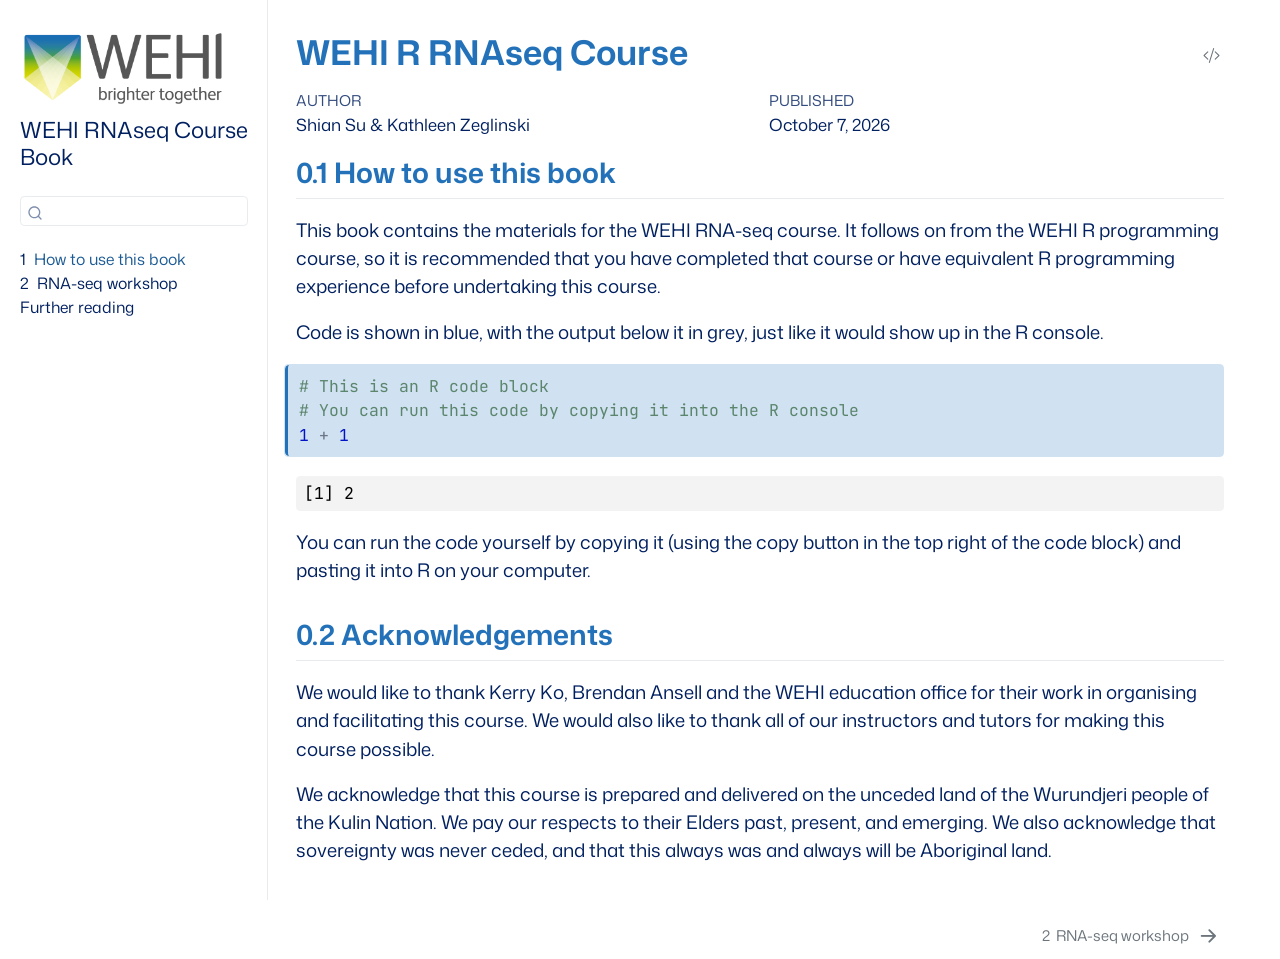
<file: index.html>
<!DOCTYPE html>
<html>
  <head>
    <meta charset="utf-8">
    <meta http-equiv="refresh" content="0; url=2026/">
    <link rel="canonical" href="2026/">
    <title>WEHI R RNAseq Course</title>
  </head>
  <body>
    <a href="2026/">WEHI R RNAseq Course 2026</a>
  </body>
</html>
</file>
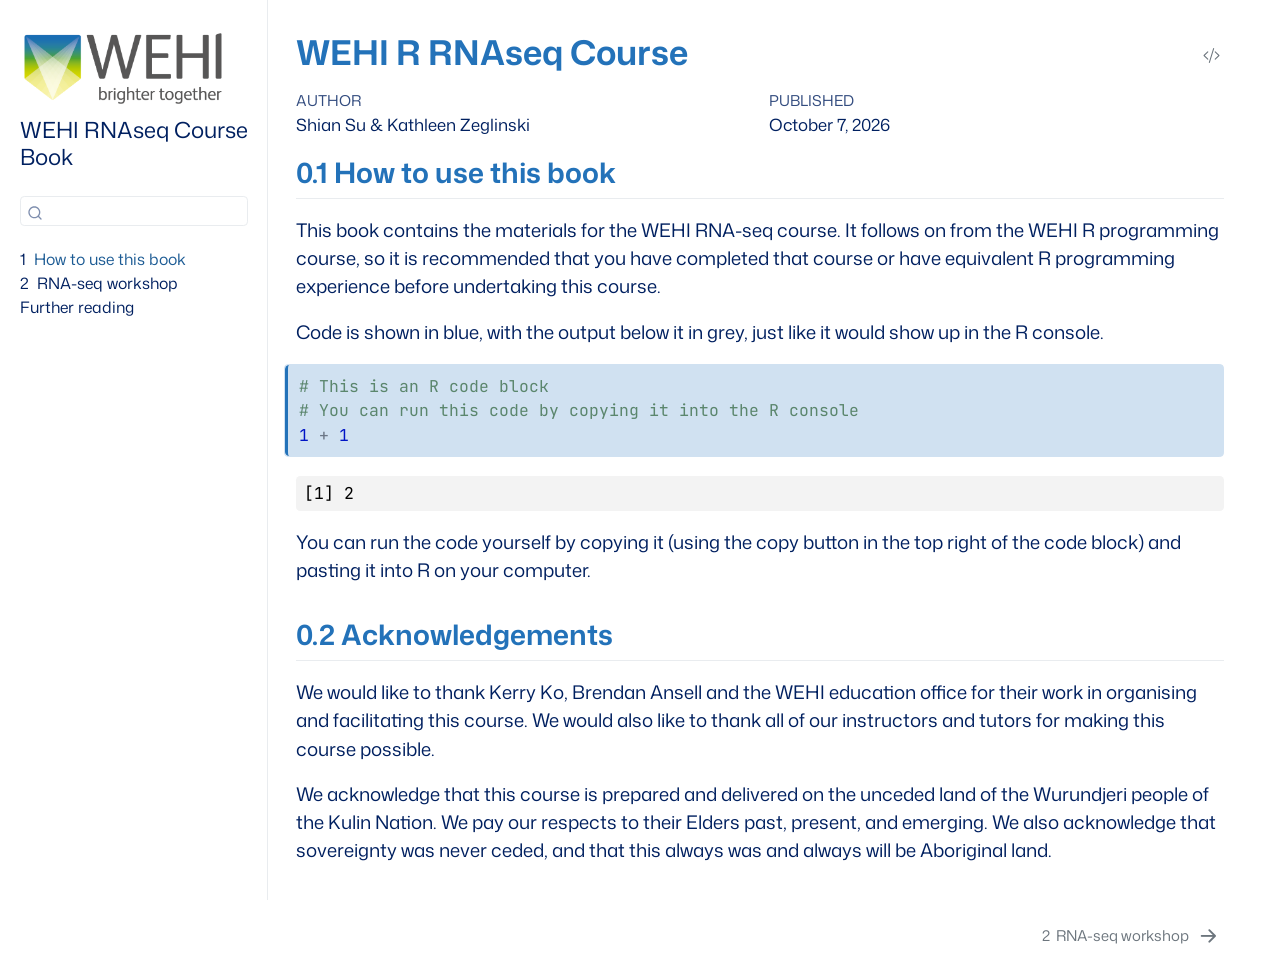
<file: 2026/index.html>
<!DOCTYPE html>
<html xmlns="http://www.w3.org/1999/xhtml" lang="en" xml:lang="en"><head>

<meta charset="utf-8">
<meta name="generator" content="quarto-1.10.19">

<meta name="viewport" content="width=device-width, initial-scale=1.0, user-scalable=yes">

<meta name="author" content="Shian Su &amp; Kathleen Zeglinski">
<meta name="dcterms.date" content="2026-10-07">

<title>WEHI R RNAseq Course</title>
<style>
/* Default styles provided by pandoc.
** See https://pandoc.org/MANUAL.html#variables-for-html for config info.
*/
span.smallcaps{font-variant: small-caps;}
div.columns{display: flex; gap: 1.5em;}
div.column{flex: auto;}
@media screen {
div.columns{gap: min(4vw, 1.5em);}
div.column{overflow-x: auto;}
}
div.hanging-indent{margin-left: 1.5em; text-indent: -1.5em;}
ul.task-list{list-style: none;}
ul.task-list li input[type="checkbox"] {
  width: 0.8em;
  margin: 0 0.8em 0.2em -1em; /* quarto-specific, see https://github.com/quarto-dev/quarto-cli/issues/4556 */ 
  vertical-align: middle;
}
/* CSS for syntax highlighting */
html { -webkit-text-size-adjust: 100%; }
pre > code.sourceCode { white-space: pre; position: relative; }
pre > code.sourceCode > span { display: inline-block; line-height: 1.25; }
pre > code.sourceCode > span:empty { height: 1.2em; }
.sourceCode { overflow: visible; }
code.sourceCode > span { color: inherit; text-decoration: inherit; }
div.sourceCode { margin: 1em 0; }
pre.sourceCode { margin: 0; }
@media screen {
div.sourceCode { overflow: auto; }
}
@media print {
pre > code.sourceCode { white-space: pre-wrap; }
pre > code.sourceCode > span { text-indent: -5em; padding-left: 5em; }
}
pre.numberSource code
  { counter-reset: source-line 0; }
pre.numberSource code > span
  { position: relative; left: -4em; counter-increment: source-line; }
pre.numberSource code > span > a:first-child::before
  { content: counter(source-line);
    position: relative; left: -1em; text-align: right; vertical-align: baseline;
    border: none; display: inline-block;
    -webkit-touch-callout: none; -webkit-user-select: none;
    -khtml-user-select: none; -moz-user-select: none;
    -ms-user-select: none; user-select: none;
    padding: 0 4px; width: 4em;
  }
pre.numberSource { margin-left: 3em;  padding-left: 4px; }
div.sourceCode
  {   }
@media screen {
pre > code.sourceCode > span > a:first-child::before { text-decoration: underline; }
}
</style>


<script src="site_libs/quarto-nav/quarto-nav.js"></script>
<script src="site_libs/quarto-nav/headroom.min.js"></script>
<script src="site_libs/clipboard/clipboard.min.js"></script>
<script src="site_libs/quarto-search/autocomplete.umd.js"></script>
<script src="site_libs/quarto-search/fuse.min.js"></script>
<script src="site_libs/quarto-search/quarto-search.js"></script>
<meta name="quarto:offset" content="./">
<link href="./1_content.html" rel="next">
<link href="./favicon.ico" rel="icon">
<script src="site_libs/quarto-html/quarto.js" type="module"></script>
<script src="site_libs/quarto-html/tabsets/tabsets.js" type="module"></script>
<script src="site_libs/quarto-html/popper.min.js"></script>
<script src="site_libs/quarto-html/tippy.umd.min.js"></script>
<script src="site_libs/quarto-html/anchor.min.js"></script>
<link href="site_libs/quarto-html/tippy.css" rel="stylesheet">
<link href="site_libs/quarto-html/quarto-syntax-highlighting-5031dfeb5faf8751bb8394048845cf31.css" rel="stylesheet" id="quarto-text-highlighting-styles">
<script src="site_libs/bootstrap/bootstrap.min.js"></script>
<link href="site_libs/bootstrap/bootstrap-icons.css" rel="stylesheet">
<link href="site_libs/bootstrap/bootstrap-1052738ac5d7dfb4089bdf647820a264.min.css" rel="stylesheet" append-hash="true" id="quarto-bootstrap" data-mode="light">
<link href="site_libs/quarto-contrib/alpine-3.12/buttons.css" rel="stylesheet">
<script id="quarto-search-options" type="application/json">{
  "location": "sidebar",
  "copy-button": false,
  "collapse-after": 3,
  "panel-placement": "start",
  "type": "textbox",
  "limit": 50,
  "keyboard-shortcut": [
    "f",
    "/",
    "s"
  ],
  "show-item-context": false,
  "language": {
    "search-no-results-text": "No results",
    "search-matching-documents-text": "matching documents",
    "search-copy-link-title": "Copy link to search",
    "search-hide-matches-text": "Hide additional matches",
    "search-more-match-text": "more match in this document",
    "search-more-matches-text": "more matches in this document",
    "search-clear-button-title": "Clear",
    "search-text-placeholder": "",
    "search-detached-cancel-button-title": "Cancel",
    "search-submit-button-title": "Submit",
    "search-label": "Search"
  }
}</script>


</head>

<body class="nav-sidebar docked fullcontent quarto-light">

<div id="quarto-search-results"></div>
  <header id="quarto-header" class="headroom fixed-top">
  <nav class="quarto-secondary-nav">
    <div class="container-fluid d-flex">
      <button type="button" class="quarto-btn-toggle btn" data-bs-toggle="collapse" role="button" data-bs-target=".quarto-sidebar-collapse-item" aria-controls="quarto-sidebar" aria-expanded="false" aria-label="Toggle sidebar navigation" onclick="if (window.quartoToggleHeadroom) { window.quartoToggleHeadroom(); }">
        <i class="bi bi-layout-text-sidebar-reverse"></i>
      </button>
        <nav class="quarto-page-breadcrumbs" aria-label="breadcrumb"><ol class="breadcrumb"><li class="breadcrumb-item"><a href="./index.html"><span class="chapter-number">1</span>&nbsp; <span class="chapter-title">How to use this book</span></a></li></ol></nav>
        <a class="flex-grow-1" role="navigation" data-bs-toggle="collapse" data-bs-target=".quarto-sidebar-collapse-item" aria-controls="quarto-sidebar" aria-expanded="false" aria-label="Toggle sidebar navigation" onclick="if (window.quartoToggleHeadroom) { window.quartoToggleHeadroom(); }">      
        </a>
      <button type="button" class="btn quarto-search-button" aria-label="Search" onclick="window.quartoOpenSearch();">
        <i class="bi bi-search"></i>
      </button>
    </div>
  </nav>
</header>
<!-- content -->
<div id="quarto-content" class="quarto-container page-columns page-rows-contents page-layout-article">
<!-- sidebar -->
  <nav id="quarto-sidebar" class="sidebar collapse collapse-horizontal quarto-sidebar-collapse-item sidebar-navigation docked overflow-auto">
    <div class="pt-lg-2 mt-2 text-left sidebar-header sidebar-header-stacked">
      <a href="./index.html" class="sidebar-logo-link">
      <img src="./WEHI_RGB_logo.png" alt="" class="sidebar-logo light-content py-0 d-lg-inline d-none">
      <img src="./WEHI_RGB_logo.png" alt="" class="sidebar-logo dark-content py-0 d-lg-inline d-none">
      </a>
    <div class="sidebar-title mb-0 py-0">
      <a href="./">WEHI RNAseq Course Book</a> 
    </div>
      </div>
        <div class="mt-2 flex-shrink-0 align-items-center">
        <div class="sidebar-search">
        <div id="quarto-search" class="" title="Search"></div>
        </div>
        </div>
    <div class="sidebar-menu-container"> 
    <ul class="list-unstyled mt-1">
        <li class="sidebar-item">
  <div class="sidebar-item-container"> 
  <a href="./index.html" class="sidebar-item-text sidebar-link active">
 <span class="menu-text"><span class="chapter-number">1</span>&nbsp; <span class="chapter-title">How to use this book</span></span></a>
  </div>
</li>
        <li class="sidebar-item">
  <div class="sidebar-item-container"> 
  <a href="./1_content.html" class="sidebar-item-text sidebar-link">
 <span class="menu-text"><span class="chapter-number">2</span>&nbsp; <span class="chapter-title">RNA-seq workshop</span></span></a>
  </div>
</li>
        <li class="sidebar-item">
  <div class="sidebar-item-container"> 
  <a href="./99_further_reading.html" class="sidebar-item-text sidebar-link">
 <span class="menu-text">Further reading</span></a>
  </div>
</li>
    </ul>
    </div>
</nav>
<div id="quarto-sidebar-glass" class="quarto-sidebar-collapse-item" data-bs-toggle="collapse" data-bs-target=".quarto-sidebar-collapse-item"></div>
<!-- margin-sidebar -->
    
<!-- main -->
<main class="content" id="quarto-document-content">

<header id="title-block-header" class="quarto-title-block default">
<div class="quarto-title">
<div class="quarto-title-block"><div><h1 class="title">WEHI R RNAseq Course</h1><button type="button" class="btn code-tools-button" id="quarto-code-tools-source"><i class="bi"></i></button></div></div>
</div>



<div class="quarto-title-meta">

    <div>
    <div class="quarto-title-meta-heading">Author</div>
    <div class="quarto-title-meta-contents">
             <p>Shian Su &amp; Kathleen Zeglinski </p>
          </div>
  </div>
    
    <div>
    <div class="quarto-title-meta-heading">Published</div>
    <div class="quarto-title-meta-contents">
      <p class="date">October 7, 2026</p>
    </div>
  </div>
  
    
  </div>
  


</header>


<section id="how-to-use-this-book" class="level2" data-number="0.1">
<h2 data-number="0.1" class="anchored" data-anchor-id="how-to-use-this-book"><span class="header-section-number">0.1</span> How to use this book</h2>
<p>This book contains the materials for the WEHI RNA-seq course. It follows on from the WEHI R programming course, so it is recommended that you have completed that course or have equivalent R programming experience before undertaking this course.</p>
<!-- ### Session 5: RNA-seq part 1
In this session, we introduce RNA-seq data analysis using the limma-voom workflow. You will learn how to construct `DGEList` objects for the `edgeR` package, filter lowly expressed genes, normalise data for library size and RNA composition, perform exploratory analysis with multidimensional scaling (MDS) plots, and extract data from Bioconductor objects for visualisation with `ggplot2`. The dataset comprises gene expression from three mouse mammary gland cell populations (basal, luminal progenitor, and mature luminal cells).

### Session 6: RNA-seq part 2
This session completes the RNA-seq analysis workflow. You will learn how to construct design and contrast matrices for specifying statistical comparisons, use the `voom()` function to model the mean-variance relationship in RNA-seq data, fit gene-wise linear models with empirical Bayes moderation, perform statistical testing to identify differentially expressed genes, create publication-quality MA plots to visualise results, and export analysis results to files for sharing or publication. -->
<p>Code is shown in blue, with the output below it in grey, just like it would show up in the R console.</p>
<div class="cell">
<div class="code-copy-outer-scaffold"><div class="sourceCode cell-code" id="cb1"><pre class="sourceCode r code-with-copy"><code class="sourceCode r"><span id="cb1-1"><a href="#cb1-1" aria-hidden="true" tabindex="-1"></a><span class="co"># This is an R code block</span></span>
<span id="cb1-2"><a href="#cb1-2" aria-hidden="true" tabindex="-1"></a><span class="co"># You can run this code by copying it into the R console</span></span>
<span id="cb1-3"><a href="#cb1-3" aria-hidden="true" tabindex="-1"></a><span class="dv">1</span> <span class="sc">+</span> <span class="dv">1</span></span></code></pre></div><button title="Copy to Clipboard" class="code-copy-button"><i class="bi"></i></button></div>
<div class="cell-output cell-output-stdout">
<pre><code>[1] 2</code></pre>
</div>
</div>
<p>You can run the code yourself by copying it (using the copy button in the top right of the code block) and pasting it into R on your computer.</p>
</section>
<section id="acknowledgements" class="level2" data-number="0.2">
<h2 data-number="0.2" class="anchored" data-anchor-id="acknowledgements"><span class="header-section-number">0.2</span> Acknowledgements</h2>
<p>We would like to thank Kerry Ko, Brendan Ansell and the WEHI education office for their work in organising and facilitating this course. We would also like to thank all of our instructors and tutors for making this course possible.</p>
<p>We acknowledge that this course is prepared and delivered on the unceded land of the Wurundjeri people of the Kulin Nation. We pay our respects to their Elders past, present, and emerging. We also acknowledge that sovereignty was never ceded, and that this always was and always will be Aboriginal land.</p>


<!-- -->

</section>

</main> <!-- /main -->
<script id="quarto-html-after-body" type="application/javascript">
  window.document.addEventListener("DOMContentLoaded", function (event) {
    const icon = "";
    const anchorJS = new window.AnchorJS();
    anchorJS.options = {
      placement: 'right',
      icon: icon
    };
    anchorJS.add('.anchored');
    const isCodeAnnotation = (el) => {
      for (const clz of el.classList) {
        if (clz.startsWith('code-annotation-')) {                     
          return true;
        }
      }
      return false;
    }
    const onCopySuccess = function(e) {
      // button target
      const button = e.trigger;
      // don't keep focus
      button.blur();
      // flash "checked"
      button.classList.add('code-copy-button-checked');
      var currentTitle = button.getAttribute("title");
      button.setAttribute("title", "Copied!");
      let tooltip;
      if (window.bootstrap) {
        button.setAttribute("data-bs-toggle", "tooltip");
        button.setAttribute("data-bs-placement", "left");
        button.setAttribute("data-bs-title", "Copied!");
        tooltip = new bootstrap.Tooltip(button, 
          { trigger: "manual", 
            customClass: "code-copy-button-tooltip",
            offset: [0, -8]});
        tooltip.show();    
      }
      setTimeout(function() {
        if (tooltip) {
          tooltip.hide();
          button.removeAttribute("data-bs-title");
          button.removeAttribute("data-bs-toggle");
          button.removeAttribute("data-bs-placement");
        }
        button.setAttribute("title", currentTitle);
        button.classList.remove('code-copy-button-checked');
      }, 1000);
      // clear code selection
      e.clearSelection();
    }
    const getTextToCopy = function(trigger) {
      const outerScaffold = trigger.parentElement.cloneNode(true);
      const codeEl = outerScaffold.querySelector('code');
      for (const childEl of codeEl.children) {
        if (isCodeAnnotation(childEl)) {
          childEl.remove();
        }
      }
      return codeEl.innerText;
    }
    const clipboard = new window.ClipboardJS('.code-copy-button:not([data-in-quarto-modal])', {
      text: getTextToCopy
    });
    clipboard.on('success', onCopySuccess);
    if (window.document.getElementById('quarto-embedded-source-code-modal')) {
      const clipboardModal = new window.ClipboardJS('.code-copy-button[data-in-quarto-modal]', {
        text: getTextToCopy,
        container: window.document.getElementById('quarto-embedded-source-code-modal')
      });
      clipboardModal.on('success', onCopySuccess);
    }
    const viewSource = window.document.getElementById('quarto-view-source') ||
                       window.document.getElementById('quarto-code-tools-source');
    if (viewSource) {
      const sourceUrl = viewSource.getAttribute("data-quarto-source-url");
      viewSource.addEventListener("click", function(e) {
        if (sourceUrl) {
          // rstudio viewer pane
          if (/\bcapabilities=\b/.test(window.location)) {
            window.open(sourceUrl);
          } else {
            window.location.href = sourceUrl;
          }
        } else {
          const modal = new bootstrap.Modal(document.getElementById('quarto-embedded-source-code-modal'));
          modal.show();
        }
        return false;
      });
    }
    function toggleCodeHandler(show) {
      return function(e) {
        const cellDetails = window.document.querySelectorAll(".cell details.code-fold");
        for (let i=0; i<cellDetails.length; i++) {
          const details = cellDetails[i];
          if (show) {
            details.open = true;
          } else {
            details.removeAttribute("open");
          }
        }
        const cellCodeDivs = window.document.querySelectorAll(".cell div.sourceCode.cell-code");
        const fromCls = show ? "hidden" : "unhidden";
        const toCls = show ? "unhidden" : "hidden";
        for (let i=0; i<cellCodeDivs.length; i++) {
          const codeDiv = cellCodeDivs[i];
          if (codeDiv.classList.contains(fromCls)) {
            codeDiv.classList.remove(fromCls);
            codeDiv.classList.add(toCls);
          } 
        }
        return false;
      }
    }
    const hideAllCode = window.document.getElementById("quarto-hide-all-code");
    if (hideAllCode) {
      hideAllCode.addEventListener("click", toggleCodeHandler(false));
    }
    const showAllCode = window.document.getElementById("quarto-show-all-code");
    if (showAllCode) {
      showAllCode.addEventListener("click", toggleCodeHandler(true));
    }
      var localhostRegex = new RegExp(/^(?:http|https):\/\/localhost\:?[0-9]*\//);
      var mailtoRegex = new RegExp(/^mailto:/);
        var filterRegex = new RegExp("https:\/\/shians\.github\.io\/WEHI_RNASeq_Course\/2026\/");
      var isInternal = (href) => {
          return filterRegex.test(href) || localhostRegex.test(href) || mailtoRegex.test(href);
      }
      // Inspect non-navigation links and adorn them if external
     var links = window.document.querySelectorAll('a[href]:not(.nav-link):not(.navbar-brand):not(.toc-action):not(.sidebar-link):not(.sidebar-item-toggle):not(.pagination-link):not(.no-external):not([aria-hidden]):not(.dropdown-item):not(.quarto-navigation-tool):not(.about-link)');
      for (var i=0; i<links.length; i++) {
        const link = links[i];
        if (!isInternal(link.href)) {
          // undo the damage that might have been done by quarto-nav.js in the case of
          // links that we want to consider external
          if (link.dataset.originalHref !== undefined) {
            link.href = link.dataset.originalHref;
          }
        }
      }
    function tippyHover(el, contentFn, onTriggerFn, onUntriggerFn) {
      const config = {
        allowHTML: true,
        maxWidth: 500,
        delay: 100,
        arrow: false,
        appendTo: function(el) {
            return el.parentElement;
        },
        interactive: true,
        interactiveBorder: 10,
        theme: 'quarto',
        placement: 'bottom-start',
      };
      if (contentFn) {
        config.content = contentFn;
      }
      if (onTriggerFn) {
        config.onTrigger = onTriggerFn;
      }
      if (onUntriggerFn) {
        config.onUntrigger = onUntriggerFn;
      }
      window.tippy(el, config); 
    }
    const noterefs = window.document.querySelectorAll('a[role="doc-noteref"]');
    for (var i=0; i<noterefs.length; i++) {
      const ref = noterefs[i];
      tippyHover(ref, function() {
        // use id or data attribute instead here
        let href = ref.getAttribute('data-footnote-href') || ref.getAttribute('href');
        try { href = new URL(href).hash; } catch {}
        const id = href.replace(/^#\/?/, "");
        const note = window.document.getElementById(id);
        if (note) {
          return note.innerHTML;
        } else {
          return "";
        }
      });
    }
    const xrefs = window.document.querySelectorAll('a.quarto-xref');
    const processXRef = (id, note) => {
      // Strip column container classes
      const stripColumnClz = (el) => {
        el.classList.remove("page-full", "page-columns");
        if (el.children) {
          for (const child of el.children) {
            stripColumnClz(child);
          }
        }
      }
      stripColumnClz(note)
      if (id === null || id.startsWith('sec-')) {
        // Special case sections, only their first couple elements
        const container = document.createElement("div");
        if (note.children && note.children.length > 2) {
          container.appendChild(note.children[0].cloneNode(true));
          for (let i = 1; i < note.children.length; i++) {
            const child = note.children[i];
            if (child.tagName === "P" && child.innerText === "") {
              continue;
            } else {
              container.appendChild(child.cloneNode(true));
              break;
            }
          }
          if (window.Quarto?.typesetMath) {
            window.Quarto.typesetMath(container);
          }
          return container.innerHTML
        } else {
          if (window.Quarto?.typesetMath) {
            window.Quarto.typesetMath(note);
          }
          return note.innerHTML;
        }
      } else {
        // Remove any anchor links if they are present
        const anchorLink = note.querySelector('a.anchorjs-link');
        if (anchorLink) {
          anchorLink.remove();
        }
        if (window.Quarto?.typesetMath) {
          window.Quarto.typesetMath(note);
        }
        if (note.classList.contains("callout")) {
          return note.outerHTML;
        } else {
          return note.innerHTML;
        }
      }
    }
    for (var i=0; i<xrefs.length; i++) {
      const xref = xrefs[i];
      tippyHover(xref, undefined, function(instance) {
        instance.disable();
        let url = xref.getAttribute('href');
        let hash = undefined; 
        if (url.startsWith('#')) {
          hash = url;
        } else {
          try { hash = new URL(url).hash; } catch {}
        }
        if (hash) {
          const id = hash.replace(/^#\/?/, "");
          const note = window.document.getElementById(id);
          if (note !== null) {
            try {
              const html = processXRef(id, note.cloneNode(true));
              instance.setContent(html);
            } finally {
              instance.enable();
              instance.show();
            }
          } else {
            // See if we can fetch this
            fetch(url.split('#')[0])
            .then(res => res.text())
            .then(html => {
              const parser = new DOMParser();
              const htmlDoc = parser.parseFromString(html, "text/html");
              const note = htmlDoc.getElementById(id);
              if (note !== null) {
                const html = processXRef(id, note);
                instance.setContent(html);
              } 
            }).finally(() => {
              instance.enable();
              instance.show();
            });
          }
        } else {
          // See if we can fetch a full url (with no hash to target)
          // This is a special case and we should probably do some content thinning / targeting
          fetch(url)
          .then(res => res.text())
          .then(html => {
            const parser = new DOMParser();
            const htmlDoc = parser.parseFromString(html, "text/html");
            const note = htmlDoc.querySelector('main.content');
            if (note !== null) {
              // This should only happen for chapter cross references
              // (since there is no id in the URL)
              // remove the first header
              if (note.children.length > 0 && note.children[0].tagName === "HEADER") {
                note.children[0].remove();
              }
              const html = processXRef(null, note);
              instance.setContent(html);
            } 
          }).finally(() => {
            instance.enable();
            instance.show();
          });
        }
      }, function(instance) {
      });
    }
        let selectedAnnoteEl;
        const selectorForAnnotation = ( cell, annotation) => {
          let cellAttr = 'data-code-cell="' + cell + '"';
          let lineAttr = 'data-code-annotation="' +  annotation + '"';
          const selector = 'span[' + cellAttr + '][' + lineAttr + ']';
          return selector;
        }
        const selectCodeLines = (annoteEl) => {
          const doc = window.document;
          const targetCell = annoteEl.getAttribute("data-target-cell");
          const targetAnnotation = annoteEl.getAttribute("data-target-annotation");
          const annoteSpan = window.document.querySelector(selectorForAnnotation(targetCell, targetAnnotation));
          const lines = annoteSpan.getAttribute("data-code-lines").split(",");
          const lineIds = lines.map((line) => {
            return targetCell + "-" + line;
          })
          let top = null;
          let height = null;
          let parent = null;
          if (lineIds.length > 0) {
              //compute the position of the single el (top and bottom and make a div)
              const el = window.document.getElementById(lineIds[0]);
              top = el.offsetTop;
              height = el.offsetHeight;
              parent = el.parentElement.parentElement;
            if (lineIds.length > 1) {
              const lastEl = window.document.getElementById(lineIds[lineIds.length - 1]);
              const bottom = lastEl.offsetTop + lastEl.offsetHeight;
              height = bottom - top;
            }
            if (top !== null && height !== null && parent !== null) {
              // cook up a div (if necessary) and position it 
              let div = window.document.getElementById("code-annotation-line-highlight");
              if (div === null) {
                div = window.document.createElement("div");
                div.setAttribute("id", "code-annotation-line-highlight");
                div.style.position = 'absolute';
                parent.appendChild(div);
              }
              div.style.top = top - 2 + "px";
              div.style.height = height + 4 + "px";
              div.style.left = 0;
              let gutterDiv = window.document.getElementById("code-annotation-line-highlight-gutter");
              if (gutterDiv === null) {
                gutterDiv = window.document.createElement("div");
                gutterDiv.setAttribute("id", "code-annotation-line-highlight-gutter");
                gutterDiv.style.position = 'absolute';
                const codeCell = window.document.getElementById(targetCell);
                const gutter = codeCell.querySelector('.code-annotation-gutter');
                gutter.appendChild(gutterDiv);
              }
              gutterDiv.style.top = top - 2 + "px";
              gutterDiv.style.height = height + 4 + "px";
            }
            selectedAnnoteEl = annoteEl;
          }
        };
        const unselectCodeLines = () => {
          const elementsIds = ["code-annotation-line-highlight", "code-annotation-line-highlight-gutter"];
          elementsIds.forEach((elId) => {
            const div = window.document.getElementById(elId);
            if (div) {
              div.remove();
            }
          });
          selectedAnnoteEl = undefined;
        };
          // Handle positioning of the toggle
      window.addEventListener(
        "resize",
        throttle(() => {
          elRect = undefined;
          if (selectedAnnoteEl) {
            selectCodeLines(selectedAnnoteEl);
          }
        }, 10)
      );
      function throttle(fn, ms) {
      let throttle = false;
      let timer;
        return (...args) => {
          if(!throttle) { // first call gets through
              fn.apply(this, args);
              throttle = true;
          } else { // all the others get throttled
              if(timer) clearTimeout(timer); // cancel #2
              timer = setTimeout(() => {
                fn.apply(this, args);
                timer = throttle = false;
              }, ms);
          }
        };
      }
        // Attach click handler to the DT
        const annoteDls = window.document.querySelectorAll('dt[data-target-cell]');
        for (const annoteDlNode of annoteDls) {
          annoteDlNode.addEventListener('click', (event) => {
            const clickedEl = event.target;
            if (clickedEl !== selectedAnnoteEl) {
              unselectCodeLines();
              const activeEl = window.document.querySelector('dt[data-target-cell].code-annotation-active');
              if (activeEl) {
                activeEl.classList.remove('code-annotation-active');
              }
              selectCodeLines(clickedEl);
              clickedEl.classList.add('code-annotation-active');
            } else {
              // Unselect the line
              unselectCodeLines();
              clickedEl.classList.remove('code-annotation-active');
            }
          });
        }
    const findCites = (el) => {
      const parentEl = el.parentElement;
      if (parentEl) {
        const cites = parentEl.dataset.cites;
        if (cites) {
          return {
            el,
            cites: cites.split(' ')
          };
        } else {
          return findCites(el.parentElement)
        }
      } else {
        return undefined;
      }
    };
    var bibliorefs = window.document.querySelectorAll('a[role="doc-biblioref"]');
    for (var i=0; i<bibliorefs.length; i++) {
      const ref = bibliorefs[i];
      const citeInfo = findCites(ref);
      if (citeInfo) {
        tippyHover(citeInfo.el, function() {
          var popup = window.document.createElement('div');
          citeInfo.cites.forEach(function(cite) {
            var citeDiv = window.document.createElement('div');
            citeDiv.classList.add('hanging-indent');
            citeDiv.classList.add('csl-entry');
            var biblioDiv = window.document.getElementById('ref-' + cite);
            if (biblioDiv) {
              citeDiv.innerHTML = biblioDiv.innerHTML;
            }
            popup.appendChild(citeDiv);
          });
          return popup.innerHTML;
        });
      }
    }
  });
  </script>
<nav class="page-navigation">
  <div class="nav-page nav-page-previous">
  </div>
  <div class="nav-page nav-page-next">
      <a href="./1_content.html" class="pagination-link" aria-label="RNA-seq workshop">
        <span class="nav-page-text"><span class="chapter-number">2</span>&nbsp; <span class="chapter-title">RNA-seq workshop</span></span> <i class="bi bi-arrow-right-short"></i>
      </a>
  </div>
</nav><div class="modal fade" id="quarto-embedded-source-code-modal" tabindex="-1" aria-labelledby="quarto-embedded-source-code-modal-label" aria-hidden="true"><div class="modal-dialog modal-dialog-scrollable"><div class="modal-content"><div class="modal-header"><h5 class="modal-title" id="quarto-embedded-source-code-modal-label">Source Code</h5><button class="btn-close" data-bs-dismiss="modal"></button></div><div class="modal-body"><div class="">
<div class="code-copy-outer-scaffold"><div class="sourceCode" id="cb3" data-shortcodes="false"><pre class="sourceCode markdown code-with-copy"><code class="sourceCode markdown"><span id="cb3-1"><a href="#cb3-1" aria-hidden="true" tabindex="-1"></a><span class="co">---</span></span>
<span id="cb3-2"><a href="#cb3-2" aria-hidden="true" tabindex="-1"></a><span class="an">toc:</span><span class="co"> false</span></span>
<span id="cb3-3"><a href="#cb3-3" aria-hidden="true" tabindex="-1"></a><span class="co">---</span></span>
<span id="cb3-4"><a href="#cb3-4" aria-hidden="true" tabindex="-1"></a></span>
<span id="cb3-5"><a href="#cb3-5" aria-hidden="true" tabindex="-1"></a><span class="fu">## How to use this book</span></span>
<span id="cb3-6"><a href="#cb3-6" aria-hidden="true" tabindex="-1"></a></span>
<span id="cb3-7"><a href="#cb3-7" aria-hidden="true" tabindex="-1"></a>This book contains the materials for the WEHI RNA-seq course. It follows on from the WEHI R programming course, so it is recommended that you have completed that course or have equivalent R programming experience before undertaking this course.</span>
<span id="cb3-8"><a href="#cb3-8" aria-hidden="true" tabindex="-1"></a></span>
<span id="cb3-9"><a href="#cb3-9" aria-hidden="true" tabindex="-1"></a><span class="co">&lt;!-- </span><span class="al">###</span><span class="co"> Session 5: RNA-seq part 1</span></span>
<span id="cb3-10"><a href="#cb3-10" aria-hidden="true" tabindex="-1"></a><span class="co">In this session, we introduce RNA-seq data analysis using the limma-voom workflow. You will learn how to construct `DGEList` objects for the `edgeR` package, filter lowly expressed genes, normalise data for library size and RNA composition, perform exploratory analysis with multidimensional scaling (MDS) plots, and extract data from Bioconductor objects for visualisation with `ggplot2`. The dataset comprises gene expression from three mouse mammary gland cell populations (basal, luminal progenitor, and mature luminal cells).</span></span>
<span id="cb3-11"><a href="#cb3-11" aria-hidden="true" tabindex="-1"></a></span>
<span id="cb3-12"><a href="#cb3-12" aria-hidden="true" tabindex="-1"></a><span class="al">###</span><span class="co"> Session 6: RNA-seq part 2</span></span>
<span id="cb3-13"><a href="#cb3-13" aria-hidden="true" tabindex="-1"></a><span class="co">This session completes the RNA-seq analysis workflow. You will learn how to construct design and contrast matrices for specifying statistical comparisons, use the `voom()` function to model the mean-variance relationship in RNA-seq data, fit gene-wise linear models with empirical Bayes moderation, perform statistical testing to identify differentially expressed genes, create publication-quality MA plots to visualise results, and export analysis results to files for sharing or publication. --&gt;</span></span>
<span id="cb3-14"><a href="#cb3-14" aria-hidden="true" tabindex="-1"></a></span>
<span id="cb3-15"><a href="#cb3-15" aria-hidden="true" tabindex="-1"></a>Code is shown in blue, with the output below it in grey, just like it would show up in the R console.</span>
<span id="cb3-16"><a href="#cb3-16" aria-hidden="true" tabindex="-1"></a></span>
<span id="cb3-19"><a href="#cb3-19" aria-hidden="true" tabindex="-1"></a><span class="in">```{r}</span></span>
<span id="cb3-20"><a href="#cb3-20" aria-hidden="true" tabindex="-1"></a><span class="co"># This is an R code block</span></span>
<span id="cb3-21"><a href="#cb3-21" aria-hidden="true" tabindex="-1"></a><span class="co"># You can run this code by copying it into the R console</span></span>
<span id="cb3-22"><a href="#cb3-22" aria-hidden="true" tabindex="-1"></a><span class="dv">1</span> <span class="sc">+</span> <span class="dv">1</span></span>
<span id="cb3-23"><a href="#cb3-23" aria-hidden="true" tabindex="-1"></a><span class="in">```</span></span>
<span id="cb3-24"><a href="#cb3-24" aria-hidden="true" tabindex="-1"></a></span>
<span id="cb3-25"><a href="#cb3-25" aria-hidden="true" tabindex="-1"></a>You can run the code yourself by copying it (using the copy button in the top right of the code block) and pasting it into R on your computer.</span>
<span id="cb3-26"><a href="#cb3-26" aria-hidden="true" tabindex="-1"></a></span>
<span id="cb3-27"><a href="#cb3-27" aria-hidden="true" tabindex="-1"></a><span class="fu">## Acknowledgements</span></span>
<span id="cb3-28"><a href="#cb3-28" aria-hidden="true" tabindex="-1"></a>We would like to thank Kerry Ko, Brendan Ansell and the WEHI education office for their work in organising and facilitating this course. We would also like to thank all of our instructors and tutors for making this course possible.</span>
<span id="cb3-29"><a href="#cb3-29" aria-hidden="true" tabindex="-1"></a></span>
<span id="cb3-30"><a href="#cb3-30" aria-hidden="true" tabindex="-1"></a>We acknowledge that this course is prepared and delivered on the unceded land of the Wurundjeri people of the Kulin Nation. We pay our respects to their Elders past, present, and emerging. We also acknowledge that sovereignty was never ceded, and that this always was and always will be Aboriginal land.</span>
</code></pre></div><button title="Copy to Clipboard" class="code-copy-button" data-in-quarto-modal=""><i class="bi"></i></button></div>
</div></div></div></div></div>
</div> <!-- /content -->




<script src="site_libs/quarto-contrib/alpine-3.12/alpine@3.12.min.js"></script>
</body></html>
</file>
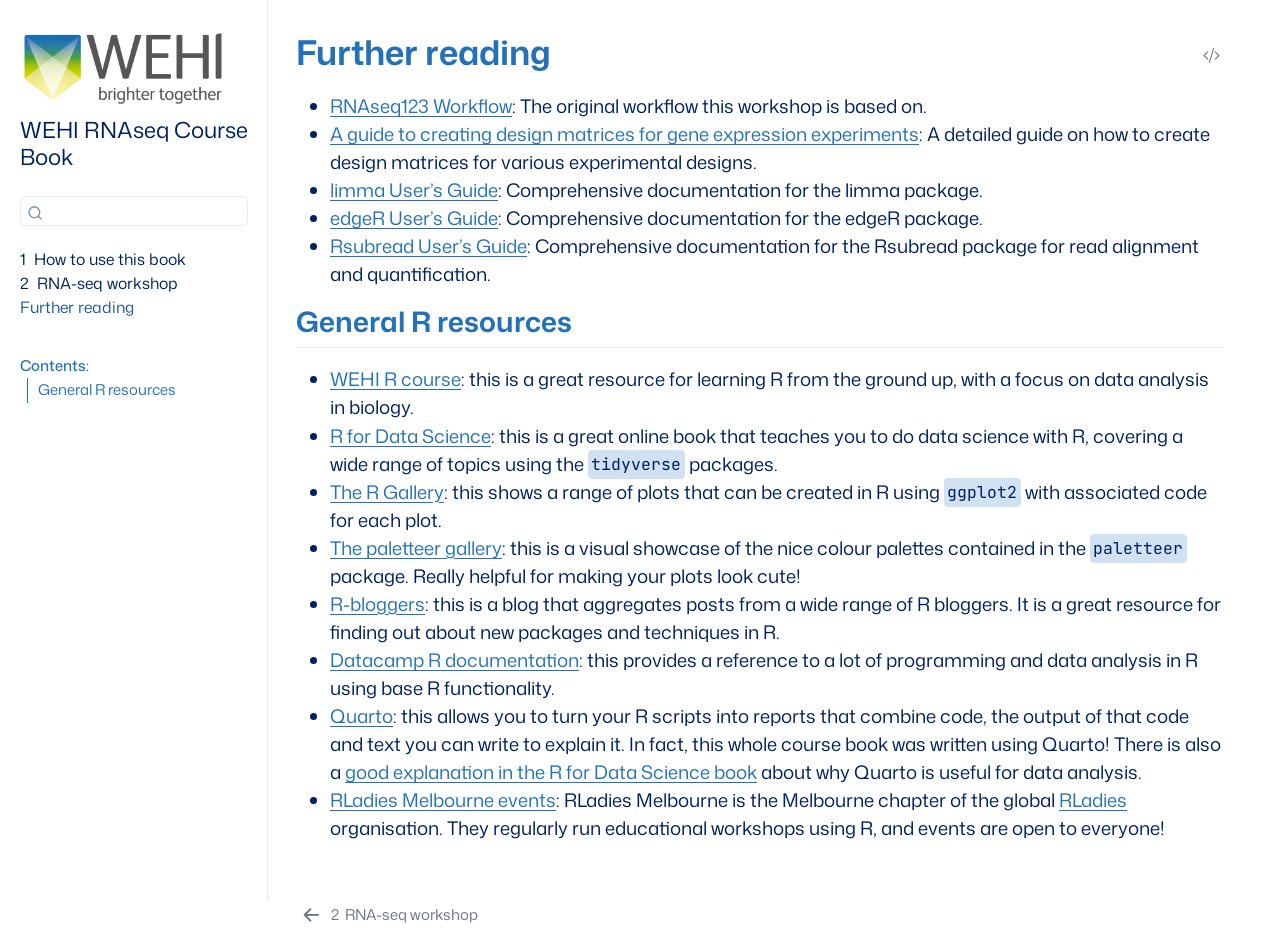
<file: 2026/99_further_reading.html>
<!DOCTYPE html>
<html xmlns="http://www.w3.org/1999/xhtml" lang="en" xml:lang="en"><head>

<meta charset="utf-8">
<meta name="generator" content="quarto-1.10.19">

<meta name="viewport" content="width=device-width, initial-scale=1.0, user-scalable=yes">


<title>Further reading – WEHI R RNAseq Course</title>
<style>
/* Default styles provided by pandoc.
** See https://pandoc.org/MANUAL.html#variables-for-html for config info.
*/
span.smallcaps{font-variant: small-caps;}
div.columns{display: flex; gap: 1.5em;}
div.column{flex: auto;}
@media screen {
div.columns{gap: min(4vw, 1.5em);}
div.column{overflow-x: auto;}
}
div.hanging-indent{margin-left: 1.5em; text-indent: -1.5em;}
ul.task-list{list-style: none;}
ul.task-list li input[type="checkbox"] {
  width: 0.8em;
  margin: 0 0.8em 0.2em -1em; /* quarto-specific, see https://github.com/quarto-dev/quarto-cli/issues/4556 */ 
  vertical-align: middle;
}
/* CSS for syntax highlighting */
html { -webkit-text-size-adjust: 100%; }
pre > code.sourceCode { white-space: pre; position: relative; }
pre > code.sourceCode > span { display: inline-block; line-height: 1.25; }
pre > code.sourceCode > span:empty { height: 1.2em; }
.sourceCode { overflow: visible; }
code.sourceCode > span { color: inherit; text-decoration: inherit; }
div.sourceCode { margin: 1em 0; }
pre.sourceCode { margin: 0; }
@media screen {
div.sourceCode { overflow: auto; }
}
@media print {
pre > code.sourceCode { white-space: pre-wrap; }
pre > code.sourceCode > span { text-indent: -5em; padding-left: 5em; }
}
pre.numberSource code
  { counter-reset: source-line 0; }
pre.numberSource code > span
  { position: relative; left: -4em; counter-increment: source-line; }
pre.numberSource code > span > a:first-child::before
  { content: counter(source-line);
    position: relative; left: -1em; text-align: right; vertical-align: baseline;
    border: none; display: inline-block;
    -webkit-touch-callout: none; -webkit-user-select: none;
    -khtml-user-select: none; -moz-user-select: none;
    -ms-user-select: none; user-select: none;
    padding: 0 4px; width: 4em;
  }
pre.numberSource { margin-left: 3em;  padding-left: 4px; }
div.sourceCode
  {   }
@media screen {
pre > code.sourceCode > span > a:first-child::before { text-decoration: underline; }
}
</style>


<script src="site_libs/quarto-nav/quarto-nav.js"></script>
<script src="site_libs/quarto-nav/headroom.min.js"></script>
<script src="site_libs/clipboard/clipboard.min.js"></script>
<script src="site_libs/quarto-search/autocomplete.umd.js"></script>
<script src="site_libs/quarto-search/fuse.min.js"></script>
<script src="site_libs/quarto-search/quarto-search.js"></script>
<meta name="quarto:offset" content="./">
<link href="./1_content.html" rel="prev">
<link href="./favicon.ico" rel="icon">
<script src="site_libs/quarto-html/quarto.js" type="module"></script>
<script src="site_libs/quarto-html/tabsets/tabsets.js" type="module"></script>
<script src="site_libs/quarto-html/popper.min.js"></script>
<script src="site_libs/quarto-html/tippy.umd.min.js"></script>
<script src="site_libs/quarto-html/anchor.min.js"></script>
<link href="site_libs/quarto-html/tippy.css" rel="stylesheet">
<link href="site_libs/quarto-html/quarto-syntax-highlighting-5031dfeb5faf8751bb8394048845cf31.css" rel="stylesheet" id="quarto-text-highlighting-styles">
<script src="site_libs/bootstrap/bootstrap.min.js"></script>
<link href="site_libs/bootstrap/bootstrap-icons.css" rel="stylesheet">
<link href="site_libs/bootstrap/bootstrap-1052738ac5d7dfb4089bdf647820a264.min.css" rel="stylesheet" append-hash="true" id="quarto-bootstrap" data-mode="light">
<link href="site_libs/quarto-contrib/alpine-3.12/buttons.css" rel="stylesheet">
<script id="quarto-search-options" type="application/json">{
  "location": "sidebar",
  "copy-button": false,
  "collapse-after": 3,
  "panel-placement": "start",
  "type": "textbox",
  "limit": 50,
  "keyboard-shortcut": [
    "f",
    "/",
    "s"
  ],
  "show-item-context": false,
  "language": {
    "search-no-results-text": "No results",
    "search-matching-documents-text": "matching documents",
    "search-copy-link-title": "Copy link to search",
    "search-hide-matches-text": "Hide additional matches",
    "search-more-match-text": "more match in this document",
    "search-more-matches-text": "more matches in this document",
    "search-clear-button-title": "Clear",
    "search-text-placeholder": "",
    "search-detached-cancel-button-title": "Cancel",
    "search-submit-button-title": "Submit",
    "search-label": "Search"
  }
}</script>


</head>

<body class="nav-sidebar docked quarto-light">

<div id="quarto-search-results"></div>
  <header id="quarto-header" class="headroom fixed-top">
  <nav class="quarto-secondary-nav">
    <div class="container-fluid d-flex">
      <button type="button" class="quarto-btn-toggle btn" data-bs-toggle="collapse" role="button" data-bs-target=".quarto-sidebar-collapse-item" aria-controls="quarto-sidebar" aria-expanded="false" aria-label="Toggle sidebar navigation" onclick="if (window.quartoToggleHeadroom) { window.quartoToggleHeadroom(); }">
        <i class="bi bi-layout-text-sidebar-reverse"></i>
      </button>
        <nav class="quarto-page-breadcrumbs" aria-label="breadcrumb"><ol class="breadcrumb"><li class="breadcrumb-item"><a href="./99_further_reading.html">Further reading</a></li></ol></nav>
        <a class="flex-grow-1" role="navigation" data-bs-toggle="collapse" data-bs-target=".quarto-sidebar-collapse-item" aria-controls="quarto-sidebar" aria-expanded="false" aria-label="Toggle sidebar navigation" onclick="if (window.quartoToggleHeadroom) { window.quartoToggleHeadroom(); }">      
        </a>
      <button type="button" class="btn quarto-search-button" aria-label="Search" onclick="window.quartoOpenSearch();">
        <i class="bi bi-search"></i>
      </button>
    </div>
  </nav>
</header>
<!-- content -->
<div id="quarto-content" class="quarto-container page-columns page-rows-contents page-layout-article">
<!-- sidebar -->
  <nav id="quarto-sidebar" class="sidebar collapse collapse-horizontal quarto-sidebar-collapse-item sidebar-navigation docked overflow-auto">
    <div class="pt-lg-2 mt-2 text-left sidebar-header sidebar-header-stacked">
      <a href="./index.html" class="sidebar-logo-link">
      <img src="./WEHI_RGB_logo.png" alt="" class="sidebar-logo light-content py-0 d-lg-inline d-none">
      <img src="./WEHI_RGB_logo.png" alt="" class="sidebar-logo dark-content py-0 d-lg-inline d-none">
      </a>
    <div class="sidebar-title mb-0 py-0">
      <a href="./">WEHI RNAseq Course Book</a> 
    </div>
      </div>
        <div class="mt-2 flex-shrink-0 align-items-center">
        <div class="sidebar-search">
        <div id="quarto-search" class="" title="Search"></div>
        </div>
        </div>
    <div class="sidebar-menu-container"> 
    <ul class="list-unstyled mt-1">
        <li class="sidebar-item">
  <div class="sidebar-item-container"> 
  <a href="./index.html" class="sidebar-item-text sidebar-link">
 <span class="menu-text"><span class="chapter-number">1</span>&nbsp; <span class="chapter-title">How to use this book</span></span></a>
  </div>
</li>
        <li class="sidebar-item">
  <div class="sidebar-item-container"> 
  <a href="./1_content.html" class="sidebar-item-text sidebar-link">
 <span class="menu-text"><span class="chapter-number">2</span>&nbsp; <span class="chapter-title">RNA-seq workshop</span></span></a>
  </div>
</li>
        <li class="sidebar-item">
  <div class="sidebar-item-container"> 
  <a href="./99_further_reading.html" class="sidebar-item-text sidebar-link active">
 <span class="menu-text">Further reading</span></a>
  </div>
</li>
    </ul>
    </div>
    <nav id="TOC" role="doc-toc" class="toc-active">
    <h2 id="toc-title">Contents:</h2>
   
  <ul>
  <li><a href="#general-r-resources" id="toc-general-r-resources" class="nav-link active" data-scroll-target="#general-r-resources">General R resources</a></li>
  </ul>
</nav>
</nav>
<div id="quarto-sidebar-glass" class="quarto-sidebar-collapse-item" data-bs-toggle="collapse" data-bs-target=".quarto-sidebar-collapse-item"></div>
<!-- margin-sidebar -->
    <div id="quarto-margin-sidebar" class="sidebar margin-sidebar zindex-bottom">
    </div>
<!-- main -->
<main class="content" id="quarto-document-content">

<header id="title-block-header" class="quarto-title-block default">
<div class="quarto-title">
<div class="quarto-title-block"><div><h1 class="title">Further reading</h1><button type="button" class="btn code-tools-button" id="quarto-code-tools-source"><i class="bi"></i></button></div></div>
</div>



<div class="quarto-title-meta">

    
  
    
  </div>
  


</header>


<ul>
<li><a href="https://bioconductor.org/packages/release/workflows/vignettes/RNAseq123/inst/doc/limmaWorkflow.html">RNAseq123 Workflow</a>: The original workflow this workshop is based on.</li>
<li><a href="https://f1000research.com/articles/9-1444">A guide to creating design matrices for gene expression experiments</a>: A detailed guide on how to create design matrices for various experimental designs.</li>
<li><a href="https://bioconductor.org/packages/devel/bioc/vignettes/limma/inst/doc/usersguide.pdf">limma User’s Guide</a>: Comprehensive documentation for the limma package.</li>
<li><a href="https://bioconductor.org/packages/release/bioc/vignettes/edgeR/inst/doc/edgeRUsersGuide.pdf">edgeR User’s Guide</a>: Comprehensive documentation for the edgeR package.</li>
<li><a href="https://bioconductor.org/packages/devel/bioc/vignettes/Rsubread/inst/doc/SubreadUsersGuide.pdf">Rsubread User’s Guide</a>: Comprehensive documentation for the Rsubread package for read alignment and quantification.</li>
</ul>
<section id="general-r-resources" class="level2 unnumbered">
<h2 class="unnumbered anchored" data-anchor-id="general-r-resources">General R resources</h2>
<ul>
<li><a href="https://kzeglinski.github.io/new_wehi_r_course/">WEHI R course</a>: this is a great resource for learning R from the ground up, with a focus on data analysis in biology.</li>
<li><a href="https://r4ds.had.co.nz">R for Data Science</a>: this is a great online book that teaches you to do data science with R, covering a wide range of topics using the <code>tidyverse</code> packages.</li>
<li><a href="https://r-graph-gallery.com">The R Gallery</a>: this shows a range of plots that can be created in R using <code>ggplot2</code> with associated code for each plot.</li>
<li><a href="https://pmassicotte.github.io/paletteer_gallery/">The paletteer gallery</a>: this is a visual showcase of the nice colour palettes contained in the <code>paletteer</code> package. Really helpful for making your plots look cute!</li>
<li><a href="https://www.r-bloggers.com">R-bloggers</a>: this is a blog that aggregates posts from a wide range of R bloggers. It is a great resource for finding out about new packages and techniques in R.</li>
<li><a href="https://www.datacamp.com/doc/r">Datacamp R documentation</a>: this provides a reference to a lot of programming and data analysis in R using base R functionality.</li>
<li><a href="https://quarto.org/docs/get-started/hello/rstudio.html">Quarto</a>: this allows you to turn your R scripts into reports that combine code, the output of that code and text you can write to explain it. In fact, this whole course book was written using Quarto! There is also a <a href="https://r4ds.hadley.nz/quarto.html">good explanation in the R for Data Science book</a> about why Quarto is useful for data analysis.</li>
<li><a href="https://r-ladiesmelbourne.github.io/">RLadies Melbourne events</a>: RLadies Melbourne is the Melbourne chapter of the global <a href="https://rladies.org/">RLadies</a> organisation. They regularly run educational workshops using R, and events are open to everyone!</li>
</ul>


<!-- -->

</section>

</main> <!-- /main -->
<script id="quarto-html-after-body" type="application/javascript">
  window.document.addEventListener("DOMContentLoaded", function (event) {
    const icon = "";
    const anchorJS = new window.AnchorJS();
    anchorJS.options = {
      placement: 'right',
      icon: icon
    };
    anchorJS.add('.anchored');
    const isCodeAnnotation = (el) => {
      for (const clz of el.classList) {
        if (clz.startsWith('code-annotation-')) {                     
          return true;
        }
      }
      return false;
    }
    const onCopySuccess = function(e) {
      // button target
      const button = e.trigger;
      // don't keep focus
      button.blur();
      // flash "checked"
      button.classList.add('code-copy-button-checked');
      var currentTitle = button.getAttribute("title");
      button.setAttribute("title", "Copied!");
      let tooltip;
      if (window.bootstrap) {
        button.setAttribute("data-bs-toggle", "tooltip");
        button.setAttribute("data-bs-placement", "left");
        button.setAttribute("data-bs-title", "Copied!");
        tooltip = new bootstrap.Tooltip(button, 
          { trigger: "manual", 
            customClass: "code-copy-button-tooltip",
            offset: [0, -8]});
        tooltip.show();    
      }
      setTimeout(function() {
        if (tooltip) {
          tooltip.hide();
          button.removeAttribute("data-bs-title");
          button.removeAttribute("data-bs-toggle");
          button.removeAttribute("data-bs-placement");
        }
        button.setAttribute("title", currentTitle);
        button.classList.remove('code-copy-button-checked');
      }, 1000);
      // clear code selection
      e.clearSelection();
    }
    const getTextToCopy = function(trigger) {
      const outerScaffold = trigger.parentElement.cloneNode(true);
      const codeEl = outerScaffold.querySelector('code');
      for (const childEl of codeEl.children) {
        if (isCodeAnnotation(childEl)) {
          childEl.remove();
        }
      }
      return codeEl.innerText;
    }
    const clipboard = new window.ClipboardJS('.code-copy-button:not([data-in-quarto-modal])', {
      text: getTextToCopy
    });
    clipboard.on('success', onCopySuccess);
    if (window.document.getElementById('quarto-embedded-source-code-modal')) {
      const clipboardModal = new window.ClipboardJS('.code-copy-button[data-in-quarto-modal]', {
        text: getTextToCopy,
        container: window.document.getElementById('quarto-embedded-source-code-modal')
      });
      clipboardModal.on('success', onCopySuccess);
    }
    const viewSource = window.document.getElementById('quarto-view-source') ||
                       window.document.getElementById('quarto-code-tools-source');
    if (viewSource) {
      const sourceUrl = viewSource.getAttribute("data-quarto-source-url");
      viewSource.addEventListener("click", function(e) {
        if (sourceUrl) {
          // rstudio viewer pane
          if (/\bcapabilities=\b/.test(window.location)) {
            window.open(sourceUrl);
          } else {
            window.location.href = sourceUrl;
          }
        } else {
          const modal = new bootstrap.Modal(document.getElementById('quarto-embedded-source-code-modal'));
          modal.show();
        }
        return false;
      });
    }
    function toggleCodeHandler(show) {
      return function(e) {
        const cellDetails = window.document.querySelectorAll(".cell details.code-fold");
        for (let i=0; i<cellDetails.length; i++) {
          const details = cellDetails[i];
          if (show) {
            details.open = true;
          } else {
            details.removeAttribute("open");
          }
        }
        const cellCodeDivs = window.document.querySelectorAll(".cell div.sourceCode.cell-code");
        const fromCls = show ? "hidden" : "unhidden";
        const toCls = show ? "unhidden" : "hidden";
        for (let i=0; i<cellCodeDivs.length; i++) {
          const codeDiv = cellCodeDivs[i];
          if (codeDiv.classList.contains(fromCls)) {
            codeDiv.classList.remove(fromCls);
            codeDiv.classList.add(toCls);
          } 
        }
        return false;
      }
    }
    const hideAllCode = window.document.getElementById("quarto-hide-all-code");
    if (hideAllCode) {
      hideAllCode.addEventListener("click", toggleCodeHandler(false));
    }
    const showAllCode = window.document.getElementById("quarto-show-all-code");
    if (showAllCode) {
      showAllCode.addEventListener("click", toggleCodeHandler(true));
    }
      var localhostRegex = new RegExp(/^(?:http|https):\/\/localhost\:?[0-9]*\//);
      var mailtoRegex = new RegExp(/^mailto:/);
        var filterRegex = new RegExp("https:\/\/shians\.github\.io\/WEHI_RNASeq_Course\/2026\/");
      var isInternal = (href) => {
          return filterRegex.test(href) || localhostRegex.test(href) || mailtoRegex.test(href);
      }
      // Inspect non-navigation links and adorn them if external
     var links = window.document.querySelectorAll('a[href]:not(.nav-link):not(.navbar-brand):not(.toc-action):not(.sidebar-link):not(.sidebar-item-toggle):not(.pagination-link):not(.no-external):not([aria-hidden]):not(.dropdown-item):not(.quarto-navigation-tool):not(.about-link)');
      for (var i=0; i<links.length; i++) {
        const link = links[i];
        if (!isInternal(link.href)) {
          // undo the damage that might have been done by quarto-nav.js in the case of
          // links that we want to consider external
          if (link.dataset.originalHref !== undefined) {
            link.href = link.dataset.originalHref;
          }
        }
      }
    function tippyHover(el, contentFn, onTriggerFn, onUntriggerFn) {
      const config = {
        allowHTML: true,
        maxWidth: 500,
        delay: 100,
        arrow: false,
        appendTo: function(el) {
            return el.parentElement;
        },
        interactive: true,
        interactiveBorder: 10,
        theme: 'quarto',
        placement: 'bottom-start',
      };
      if (contentFn) {
        config.content = contentFn;
      }
      if (onTriggerFn) {
        config.onTrigger = onTriggerFn;
      }
      if (onUntriggerFn) {
        config.onUntrigger = onUntriggerFn;
      }
      window.tippy(el, config); 
    }
    const noterefs = window.document.querySelectorAll('a[role="doc-noteref"]');
    for (var i=0; i<noterefs.length; i++) {
      const ref = noterefs[i];
      tippyHover(ref, function() {
        // use id or data attribute instead here
        let href = ref.getAttribute('data-footnote-href') || ref.getAttribute('href');
        try { href = new URL(href).hash; } catch {}
        const id = href.replace(/^#\/?/, "");
        const note = window.document.getElementById(id);
        if (note) {
          return note.innerHTML;
        } else {
          return "";
        }
      });
    }
    const xrefs = window.document.querySelectorAll('a.quarto-xref');
    const processXRef = (id, note) => {
      // Strip column container classes
      const stripColumnClz = (el) => {
        el.classList.remove("page-full", "page-columns");
        if (el.children) {
          for (const child of el.children) {
            stripColumnClz(child);
          }
        }
      }
      stripColumnClz(note)
      if (id === null || id.startsWith('sec-')) {
        // Special case sections, only their first couple elements
        const container = document.createElement("div");
        if (note.children && note.children.length > 2) {
          container.appendChild(note.children[0].cloneNode(true));
          for (let i = 1; i < note.children.length; i++) {
            const child = note.children[i];
            if (child.tagName === "P" && child.innerText === "") {
              continue;
            } else {
              container.appendChild(child.cloneNode(true));
              break;
            }
          }
          if (window.Quarto?.typesetMath) {
            window.Quarto.typesetMath(container);
          }
          return container.innerHTML
        } else {
          if (window.Quarto?.typesetMath) {
            window.Quarto.typesetMath(note);
          }
          return note.innerHTML;
        }
      } else {
        // Remove any anchor links if they are present
        const anchorLink = note.querySelector('a.anchorjs-link');
        if (anchorLink) {
          anchorLink.remove();
        }
        if (window.Quarto?.typesetMath) {
          window.Quarto.typesetMath(note);
        }
        if (note.classList.contains("callout")) {
          return note.outerHTML;
        } else {
          return note.innerHTML;
        }
      }
    }
    for (var i=0; i<xrefs.length; i++) {
      const xref = xrefs[i];
      tippyHover(xref, undefined, function(instance) {
        instance.disable();
        let url = xref.getAttribute('href');
        let hash = undefined; 
        if (url.startsWith('#')) {
          hash = url;
        } else {
          try { hash = new URL(url).hash; } catch {}
        }
        if (hash) {
          const id = hash.replace(/^#\/?/, "");
          const note = window.document.getElementById(id);
          if (note !== null) {
            try {
              const html = processXRef(id, note.cloneNode(true));
              instance.setContent(html);
            } finally {
              instance.enable();
              instance.show();
            }
          } else {
            // See if we can fetch this
            fetch(url.split('#')[0])
            .then(res => res.text())
            .then(html => {
              const parser = new DOMParser();
              const htmlDoc = parser.parseFromString(html, "text/html");
              const note = htmlDoc.getElementById(id);
              if (note !== null) {
                const html = processXRef(id, note);
                instance.setContent(html);
              } 
            }).finally(() => {
              instance.enable();
              instance.show();
            });
          }
        } else {
          // See if we can fetch a full url (with no hash to target)
          // This is a special case and we should probably do some content thinning / targeting
          fetch(url)
          .then(res => res.text())
          .then(html => {
            const parser = new DOMParser();
            const htmlDoc = parser.parseFromString(html, "text/html");
            const note = htmlDoc.querySelector('main.content');
            if (note !== null) {
              // This should only happen for chapter cross references
              // (since there is no id in the URL)
              // remove the first header
              if (note.children.length > 0 && note.children[0].tagName === "HEADER") {
                note.children[0].remove();
              }
              const html = processXRef(null, note);
              instance.setContent(html);
            } 
          }).finally(() => {
            instance.enable();
            instance.show();
          });
        }
      }, function(instance) {
      });
    }
        let selectedAnnoteEl;
        const selectorForAnnotation = ( cell, annotation) => {
          let cellAttr = 'data-code-cell="' + cell + '"';
          let lineAttr = 'data-code-annotation="' +  annotation + '"';
          const selector = 'span[' + cellAttr + '][' + lineAttr + ']';
          return selector;
        }
        const selectCodeLines = (annoteEl) => {
          const doc = window.document;
          const targetCell = annoteEl.getAttribute("data-target-cell");
          const targetAnnotation = annoteEl.getAttribute("data-target-annotation");
          const annoteSpan = window.document.querySelector(selectorForAnnotation(targetCell, targetAnnotation));
          const lines = annoteSpan.getAttribute("data-code-lines").split(",");
          const lineIds = lines.map((line) => {
            return targetCell + "-" + line;
          })
          let top = null;
          let height = null;
          let parent = null;
          if (lineIds.length > 0) {
              //compute the position of the single el (top and bottom and make a div)
              const el = window.document.getElementById(lineIds[0]);
              top = el.offsetTop;
              height = el.offsetHeight;
              parent = el.parentElement.parentElement;
            if (lineIds.length > 1) {
              const lastEl = window.document.getElementById(lineIds[lineIds.length - 1]);
              const bottom = lastEl.offsetTop + lastEl.offsetHeight;
              height = bottom - top;
            }
            if (top !== null && height !== null && parent !== null) {
              // cook up a div (if necessary) and position it 
              let div = window.document.getElementById("code-annotation-line-highlight");
              if (div === null) {
                div = window.document.createElement("div");
                div.setAttribute("id", "code-annotation-line-highlight");
                div.style.position = 'absolute';
                parent.appendChild(div);
              }
              div.style.top = top - 2 + "px";
              div.style.height = height + 4 + "px";
              div.style.left = 0;
              let gutterDiv = window.document.getElementById("code-annotation-line-highlight-gutter");
              if (gutterDiv === null) {
                gutterDiv = window.document.createElement("div");
                gutterDiv.setAttribute("id", "code-annotation-line-highlight-gutter");
                gutterDiv.style.position = 'absolute';
                const codeCell = window.document.getElementById(targetCell);
                const gutter = codeCell.querySelector('.code-annotation-gutter');
                gutter.appendChild(gutterDiv);
              }
              gutterDiv.style.top = top - 2 + "px";
              gutterDiv.style.height = height + 4 + "px";
            }
            selectedAnnoteEl = annoteEl;
          }
        };
        const unselectCodeLines = () => {
          const elementsIds = ["code-annotation-line-highlight", "code-annotation-line-highlight-gutter"];
          elementsIds.forEach((elId) => {
            const div = window.document.getElementById(elId);
            if (div) {
              div.remove();
            }
          });
          selectedAnnoteEl = undefined;
        };
          // Handle positioning of the toggle
      window.addEventListener(
        "resize",
        throttle(() => {
          elRect = undefined;
          if (selectedAnnoteEl) {
            selectCodeLines(selectedAnnoteEl);
          }
        }, 10)
      );
      function throttle(fn, ms) {
      let throttle = false;
      let timer;
        return (...args) => {
          if(!throttle) { // first call gets through
              fn.apply(this, args);
              throttle = true;
          } else { // all the others get throttled
              if(timer) clearTimeout(timer); // cancel #2
              timer = setTimeout(() => {
                fn.apply(this, args);
                timer = throttle = false;
              }, ms);
          }
        };
      }
        // Attach click handler to the DT
        const annoteDls = window.document.querySelectorAll('dt[data-target-cell]');
        for (const annoteDlNode of annoteDls) {
          annoteDlNode.addEventListener('click', (event) => {
            const clickedEl = event.target;
            if (clickedEl !== selectedAnnoteEl) {
              unselectCodeLines();
              const activeEl = window.document.querySelector('dt[data-target-cell].code-annotation-active');
              if (activeEl) {
                activeEl.classList.remove('code-annotation-active');
              }
              selectCodeLines(clickedEl);
              clickedEl.classList.add('code-annotation-active');
            } else {
              // Unselect the line
              unselectCodeLines();
              clickedEl.classList.remove('code-annotation-active');
            }
          });
        }
    const findCites = (el) => {
      const parentEl = el.parentElement;
      if (parentEl) {
        const cites = parentEl.dataset.cites;
        if (cites) {
          return {
            el,
            cites: cites.split(' ')
          };
        } else {
          return findCites(el.parentElement)
        }
      } else {
        return undefined;
      }
    };
    var bibliorefs = window.document.querySelectorAll('a[role="doc-biblioref"]');
    for (var i=0; i<bibliorefs.length; i++) {
      const ref = bibliorefs[i];
      const citeInfo = findCites(ref);
      if (citeInfo) {
        tippyHover(citeInfo.el, function() {
          var popup = window.document.createElement('div');
          citeInfo.cites.forEach(function(cite) {
            var citeDiv = window.document.createElement('div');
            citeDiv.classList.add('hanging-indent');
            citeDiv.classList.add('csl-entry');
            var biblioDiv = window.document.getElementById('ref-' + cite);
            if (biblioDiv) {
              citeDiv.innerHTML = biblioDiv.innerHTML;
            }
            popup.appendChild(citeDiv);
          });
          return popup.innerHTML;
        });
      }
    }
  });
  </script>
<nav class="page-navigation">
  <div class="nav-page nav-page-previous">
      <a href="./1_content.html" class="pagination-link" aria-label="RNA-seq workshop">
        <i class="bi bi-arrow-left-short"></i> <span class="nav-page-text"><span class="chapter-number">2</span>&nbsp; <span class="chapter-title">RNA-seq workshop</span></span>
      </a>          
  </div>
  <div class="nav-page nav-page-next">
  </div>
</nav><div class="modal fade" id="quarto-embedded-source-code-modal" tabindex="-1" aria-labelledby="quarto-embedded-source-code-modal-label" aria-hidden="true"><div class="modal-dialog modal-dialog-scrollable"><div class="modal-content"><div class="modal-header"><h5 class="modal-title" id="quarto-embedded-source-code-modal-label">Source Code</h5><button class="btn-close" data-bs-dismiss="modal"></button></div><div class="modal-body"><div class="">
<div class="code-copy-outer-scaffold"><div class="sourceCode" id="cb1" data-shortcodes="false"><pre class="sourceCode markdown code-with-copy"><code class="sourceCode markdown"><span id="cb1-1"><a href="#cb1-1" aria-hidden="true" tabindex="-1"></a><span class="co">---</span></span>
<span id="cb1-2"><a href="#cb1-2" aria-hidden="true" tabindex="-1"></a><span class="an">format:</span></span>
<span id="cb1-3"><a href="#cb1-3" aria-hidden="true" tabindex="-1"></a><span class="co">  html:</span></span>
<span id="cb1-4"><a href="#cb1-4" aria-hidden="true" tabindex="-1"></a><span class="co">    toc: true</span></span>
<span id="cb1-5"><a href="#cb1-5" aria-hidden="true" tabindex="-1"></a><span class="co">    toc-location: left</span></span>
<span id="cb1-6"><a href="#cb1-6" aria-hidden="true" tabindex="-1"></a><span class="co">    toc-title: "Contents:"</span></span>
<span id="cb1-7"><a href="#cb1-7" aria-hidden="true" tabindex="-1"></a><span class="co">---</span></span>
<span id="cb1-8"><a href="#cb1-8" aria-hidden="true" tabindex="-1"></a></span>
<span id="cb1-9"><a href="#cb1-9" aria-hidden="true" tabindex="-1"></a><span class="fu"># Further reading {.unnumbered}</span></span>
<span id="cb1-10"><a href="#cb1-10" aria-hidden="true" tabindex="-1"></a><span class="ss"> - </span><span class="co">[</span><span class="ot">RNAseq123 Workflow</span><span class="co">](https://bioconductor.org/packages/release/workflows/vignettes/RNAseq123/inst/doc/limmaWorkflow.html)</span>: The original workflow this workshop is based on.</span>
<span id="cb1-11"><a href="#cb1-11" aria-hidden="true" tabindex="-1"></a><span class="ss"> - </span><span class="co">[</span><span class="ot">A guide to creating design matrices for gene expression experiments</span><span class="co">](https://f1000research.com/articles/9-1444)</span>: A detailed guide on how to create design matrices for various experimental designs.</span>
<span id="cb1-12"><a href="#cb1-12" aria-hidden="true" tabindex="-1"></a><span class="ss"> - </span><span class="co">[</span><span class="ot">limma User's Guide</span><span class="co">](https://bioconductor.org/packages/devel/bioc/vignettes/limma/inst/doc/usersguide.pdf)</span>: Comprehensive documentation for the limma package.</span>
<span id="cb1-13"><a href="#cb1-13" aria-hidden="true" tabindex="-1"></a><span class="ss"> - </span><span class="co">[</span><span class="ot">edgeR User's Guide</span><span class="co">](https://bioconductor.org/packages/release/bioc/vignettes/edgeR/inst/doc/edgeRUsersGuide.pdf)</span>: Comprehensive documentation for the edgeR package.</span>
<span id="cb1-14"><a href="#cb1-14" aria-hidden="true" tabindex="-1"></a><span class="ss"> - </span><span class="co">[</span><span class="ot">Rsubread User's Guide</span><span class="co">](https://bioconductor.org/packages/devel/bioc/vignettes/Rsubread/inst/doc/SubreadUsersGuide.pdf)</span>: Comprehensive documentation for the Rsubread package for read alignment and quantification.</span>
<span id="cb1-15"><a href="#cb1-15" aria-hidden="true" tabindex="-1"></a></span>
<span id="cb1-16"><a href="#cb1-16" aria-hidden="true" tabindex="-1"></a><span class="fu">## General R resources {.unnumbered}</span></span>
<span id="cb1-17"><a href="#cb1-17" aria-hidden="true" tabindex="-1"></a><span class="ss">- </span><span class="co">[</span><span class="ot">WEHI R course</span><span class="co">](https://kzeglinski.github.io/new_wehi_r_course/)</span>: this is a great resource for learning R from the ground up, with a focus on data analysis in biology.</span>
<span id="cb1-18"><a href="#cb1-18" aria-hidden="true" tabindex="-1"></a><span class="ss">- </span><span class="co">[</span><span class="ot">R for Data Science</span><span class="co">](https://r4ds.had.co.nz)</span>: this is a great online book that teaches you to do data science with R, covering a wide range of topics using the <span class="in">`tidyverse`</span> packages.</span>
<span id="cb1-19"><a href="#cb1-19" aria-hidden="true" tabindex="-1"></a><span class="ss">- </span><span class="co">[</span><span class="ot">The R Gallery</span><span class="co">](https://r-graph-gallery.com)</span>: this shows a range of plots that can be created in R using <span class="in">`ggplot2`</span> with associated code for each plot.</span>
<span id="cb1-20"><a href="#cb1-20" aria-hidden="true" tabindex="-1"></a><span class="ss">- </span><span class="co">[</span><span class="ot">The paletteer gallery</span><span class="co">](https://pmassicotte.github.io/paletteer_gallery/)</span>: this is a visual showcase of the nice colour palettes contained in the <span class="in">`paletteer`</span> package. Really helpful for making your plots look cute!</span>
<span id="cb1-21"><a href="#cb1-21" aria-hidden="true" tabindex="-1"></a><span class="ss">- </span><span class="co">[</span><span class="ot">R-bloggers</span><span class="co">](https://www.r-bloggers.com)</span>: this is a blog that aggregates posts from a wide range of R bloggers. It is a great resource for finding out about new packages and techniques in R.</span>
<span id="cb1-22"><a href="#cb1-22" aria-hidden="true" tabindex="-1"></a><span class="ss">- </span><span class="co">[</span><span class="ot">Datacamp R documentation</span><span class="co">](https://www.datacamp.com/doc/r)</span>: this provides a reference to a lot of programming and data analysis in R using base R functionality.</span>
<span id="cb1-23"><a href="#cb1-23" aria-hidden="true" tabindex="-1"></a><span class="ss">- </span><span class="co">[</span><span class="ot">Quarto</span><span class="co">](https://quarto.org/docs/get-started/hello/rstudio.html)</span>: this allows you to turn your R scripts into reports that combine code, the output of that code and text you can write to explain it. In fact, this whole course book was written using Quarto! There is also a <span class="co">[</span><span class="ot">good explanation in the R for Data Science book</span><span class="co">](https://r4ds.hadley.nz/quarto.html)</span> about why Quarto is useful for data analysis.</span>
<span id="cb1-24"><a href="#cb1-24" aria-hidden="true" tabindex="-1"></a><span class="ss">- </span><span class="co">[</span><span class="ot">RLadies Melbourne events</span><span class="co">](https://r-ladiesmelbourne.github.io/)</span>: RLadies Melbourne is the Melbourne chapter of the global <span class="co">[</span><span class="ot">RLadies</span><span class="co">](https://rladies.org/)</span> organisation. They regularly run educational workshops using R, and events are open to everyone!</span></code></pre></div><button title="Copy to Clipboard" class="code-copy-button" data-in-quarto-modal=""><i class="bi"></i></button></div>
</div></div></div></div></div>
</div> <!-- /content -->




<script src="site_libs/quarto-contrib/alpine-3.12/alpine@3.12.min.js"></script>
</body></html>
</file>
<file: 2026/site_libs/quarto-html/tippy.css>
.tippy-box[data-animation=fade][data-state=hidden]{opacity:0}[data-tippy-root]{max-width:calc(100vw - 10px)}.tippy-box{position:relative;background-color:#333;color:#fff;border-radius:4px;font-size:14px;line-height:1.4;white-space:normal;outline:0;transition-property:transform,visibility,opacity}.tippy-box[data-placement^=top]>.tippy-arrow{bottom:0}.tippy-box[data-placement^=top]>.tippy-arrow:before{bottom:-7px;left:0;border-width:8px 8px 0;border-top-color:initial;transform-origin:center top}.tippy-box[data-placement^=bottom]>.tippy-arrow{top:0}.tippy-box[data-placement^=bottom]>.tippy-arrow:before{top:-7px;left:0;border-width:0 8px 8px;border-bottom-color:initial;transform-origin:center bottom}.tippy-box[data-placement^=left]>.tippy-arrow{right:0}.tippy-box[data-placement^=left]>.tippy-arrow:before{border-width:8px 0 8px 8px;border-left-color:initial;right:-7px;transform-origin:center left}.tippy-box[data-placement^=right]>.tippy-arrow{left:0}.tippy-box[data-placement^=right]>.tippy-arrow:before{left:-7px;border-width:8px 8px 8px 0;border-right-color:initial;transform-origin:center right}.tippy-box[data-inertia][data-state=visible]{transition-timing-function:cubic-bezier(.54,1.5,.38,1.11)}.tippy-arrow{width:16px;height:16px;color:#333}.tippy-arrow:before{content:"";position:absolute;border-color:transparent;border-style:solid}.tippy-content{position:relative;padding:5px 9px;z-index:1}
</file>
<file: 2026/site_libs/quarto-html/quarto-syntax-highlighting-5031dfeb5faf8751bb8394048845cf31.css>
/* quarto syntax highlight colors */
:root {
  --quarto-hl-ot-color: #6b7686;
  --quarto-hl-at-color: #000000;
  --quarto-hl-ss-color: #306a20;
  --quarto-hl-an-color: #fc0ad0;
  --quarto-hl-fu-color: #000000;
  --quarto-hl-st-color: #306a20;
  --quarto-hl-cf-color: #001cf5;
  --quarto-hl-op-color: #6b7686;
  --quarto-hl-er-color: #fc0ad0;
  --quarto-hl-bn-color: #fc0ad0;
  --quarto-hl-al-color: #fc0ad0;
  --quarto-hl-va-color: #000000;
  --quarto-hl-bu-color: #fc0ad0;
  --quarto-hl-ex-color: #fc0ad0;
  --quarto-hl-pp-color: #fc0ad0;
  --quarto-hl-in-color: #fc0ad0;
  --quarto-hl-vs-color: #306a20;
  --quarto-hl-wa-color: #fc0ad0;
  --quarto-hl-do-color: #5b866d;
  --quarto-hl-im-color: #fc0ad0;
  --quarto-hl-ch-color: #306a20;
  --quarto-hl-dt-color: #fc0ad0;
  --quarto-hl-fl-color: #0014c5;
  --quarto-hl-co-color: #5b866d;
  --quarto-hl-cv-color: #5b866d;
  --quarto-hl-cn-color: #585cf6;
  --quarto-hl-sc-color: #6b7686;
  --quarto-hl-dv-color: #0014c5;
  --quarto-hl-kw-color: #fc0ad0;
}

/* other quarto variables */
:root {
  --quarto-font-monospace: "JetBrains Mono", SFMono-Regular, Menlo, Consolas, monospace;
}

/* syntax highlight based on Pandoc's rules */
pre > code.sourceCode > span {
  color: #000000;
}

code.sourceCode > span {
  color: #000000;
}

div.sourceCode,
div.sourceCode pre.sourceCode {
  color: #000000;
}

/* Normal */
code span {
  color: #000000;
}

/* Alert */
code span.al {
  color: #fc0ad0;
  font-style: inherit;
}

/* Annotation */
code span.an {
  color: #fc0ad0;
  font-style: inherit;
}

/* Attribute */
code span.at {
  color: #000000;
  font-style: inherit;
}

/* BaseN */
code span.bn {
  color: #fc0ad0;
  font-style: inherit;
}

/* BuiltIn */
code span.bu {
  color: #fc0ad0;
  font-style: inherit;
}

/* ControlFlow */
code span.cf {
  color: #001cf5;
  font-style: inherit;
}

/* Char */
code span.ch {
  color: #306a20;
  font-style: inherit;
}

/* Constant */
code span.cn {
  color: #585cf6;
  font-style: inherit;
}

/* Comment */
code span.co {
  color: #5b866d;
  font-style: inherit;
}

/* CommentVar */
code span.cv {
  color: #5b866d;
  font-style: italic;
}

/* Documentation */
code span.do {
  color: #5b866d;
  font-style: italic;
}

/* DataType */
code span.dt {
  color: #fc0ad0;
  font-style: inherit;
}

/* DecVal */
code span.dv {
  color: #0014c5;
  font-style: inherit;
}

/* Error */
code span.er {
  color: #fc0ad0;
  font-style: inherit;
}

/* Extension */
code span.ex {
  color: #fc0ad0;
  font-style: inherit;
}

/* Float */
code span.fl {
  color: #0014c5;
  font-style: inherit;
}

/* Function */
code span.fu {
  color: #000000;
  font-style: inherit;
}

/* Import */
code span.im {
  color: #fc0ad0;
  font-style: inherit;
}

/* Information */
code span.in {
  color: #fc0ad0;
  font-style: inherit;
}

/* Keyword */
code span.kw {
  color: #fc0ad0;
  font-style: inherit;
}

/* Operator */
code span.op {
  color: #6b7686;
  font-style: inherit;
}

/* Other */
code span.ot {
  color: #6b7686;
  font-style: inherit;
}

/* Preprocessor */
code span.pp {
  color: #fc0ad0;
  font-style: inherit;
}

/* SpecialChar */
code span.sc {
  color: #6b7686;
  font-style: inherit;
}

/* SpecialString */
code span.ss {
  color: #306a20;
  font-style: inherit;
}

/* String */
code span.st {
  color: #306a20;
  font-style: inherit;
}

/* Variable */
code span.va {
  color: #000000;
  font-style: inherit;
}

/* VerbatimString */
code span.vs {
  color: #306a20;
  font-style: inherit;
}

/* Warning */
code span.wa {
  color: #fc0ad0;
  font-style: italic;
}

.prevent-inlining {
  content: "</";
}

/*# sourceMappingURL=edaa86d3f8f0eeab6ae7451741a8c9b7.css.map */
</file>
<file: 2026/site_libs/quarto-contrib/alpine-3.12/buttons.css>
.btn-group-xs > .btn, .btn-xs {
  padding: 1px 5px;
  font-size: 12px;
  line-height: 1.5;
  border-radius: 3px;
}

#correct {
  color: green;
}

[id^="no"] {
  color: red;
}

.button-clear button {
  background-color: #f9fafb;
  border-color: #f9fafb;
}


.button-hint button {
  background-color: #FFFAA0;
  border-color: #FFFAA0;
}

.button-hint .border-warning {
  border-color: #FFFAA0 !important;
}

.button-answer button {
  background-color: #e7f1ff;
  border-color: #e7f1ff;
}

.button-answer .border-info {
  border-color: #e7f1ff !important;
}
</file>
